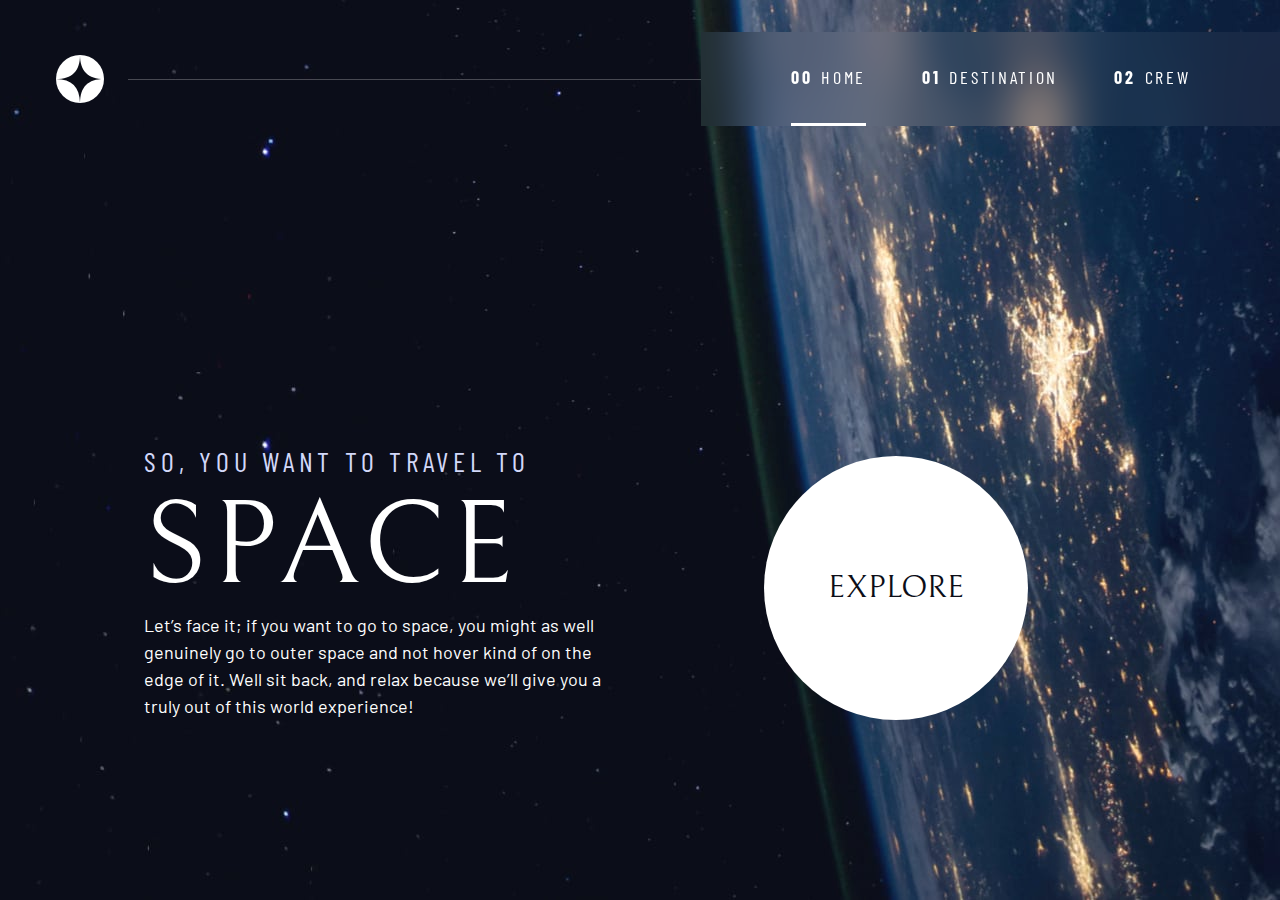
<file: index.html>
<!DOCTYPE html>
<html lang="en">
<head>
  <meta charset="UTF-8">
  <meta name="viewport" content="width=device-width, initial-scale=1.0">
  <link rel="preconnect" href="https://fonts.googleapis.com">
  <link rel="preconnect" href="https://fonts.gstatic.com" crossorigin>
  <link href="https://fonts.googleapis.com/css2?family=Barlow+Condensed:wght@400;700&family=Bellefair&family=Barlow:wght@400;700&display=swap" rel="stylesheet">
  <link rel="icon" type="image/png" sizes="32x32" href="./assets/favicon-32x32.png">
  
  <title>Frontend Mentor | Space tourism website</title>
  <link rel="stylesheet" href="style.css">
</head>


<body class="home">
  <a class="skip-to-content sr-only" href="#main" style="color: white;">Skip to content</a>
  <header class="primary-header flex">
    <div>
      <img src="./assets/shared/logo.svg" alt="space tourism logo" class="logo">
    </div>
    <nav>
      <button class="mobile-nav-toggle" aria-controls="primary-navigation"><span class="sr-only" aria-expanded="false">Menu</span></button>
      <ul id="primary-navigation" data-visible="false" class="primary-navigation underline-indicators flex">
            <li class="active"><a class="ff-sans-cond uppercase text-white letter-spacing-2" href="index.html"><span aria-hidden="true">00</span>Home</a>
            <li><a class="ff-sans-cond uppercase text-white letter-spacing-2" href="destination.html"><span aria-hidden="true">01</span>Destination</a>
            <li><a class="ff-sans-cond uppercase text-white letter-spacing-2" href="crew.html"><span aria-hidden="true">02</span>Crew</a>
            <!--<li><a class="ff-sans-cond uppercase text-white letter-spacing-2" href="technology.html"><span aria-hidden="true">03</span>Technology</a>-->
        </ul>
    </nav>
  </header>
    <main id="main" class="grid-container grid-container--home">
      <div>
        <h1 class="text-accent fs-500 ff-sans-cond uppercase letter-spacing-1">So, you want to travel to
        <span class="d-block fs-900 ff-serif text-white">Space</span></h1>
        
        <p>Let’s face it; if you want to go to space, you might as well genuinely go to 
        outer space and not hover kind of on the edge of it. Well sit back, and relax 
        because we’ll give you a truly out of this world experience! </p>
      </div>
      <div>
        <a href="destination.html" class="large-button uppercase ff-serif  text-dark bg-white">Explore</a>
      </div>
    </main>
  
  <script src="./script.js" defer></script>
</body>
</html>
</file>
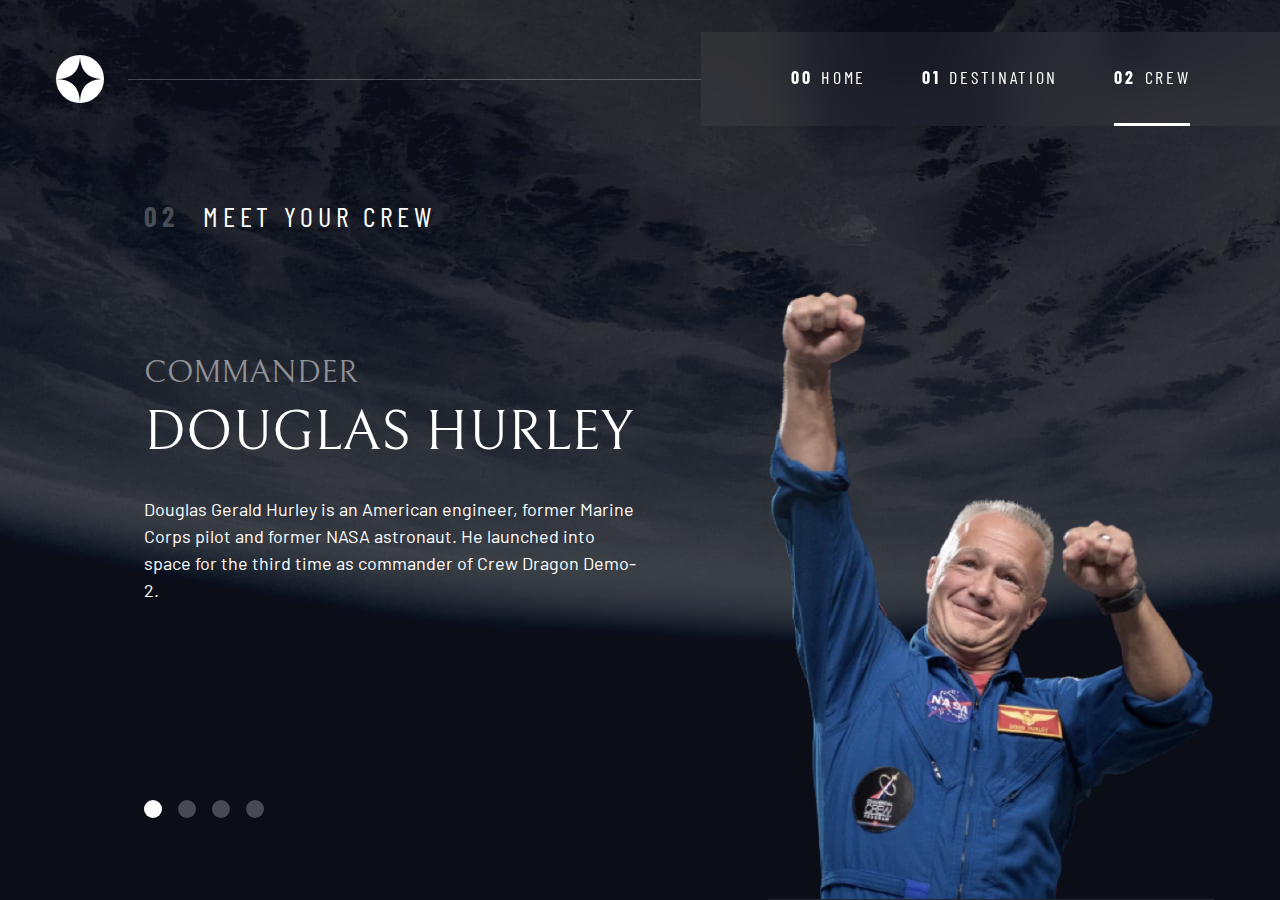
<file: crew.html>
<!DOCTYPE html>
<html lang="en">
<head>
  <meta charset="UTF-8">
  <meta name="viewport" content="width=device-width, initial-scale=1.0">

  <link rel="icon" type="image/png" sizes="32x32" href="./assets/favicon-32x32.png">
  <!-- Google fonts -->
  <link rel="preconnect" href="https://fonts.googleapis.com">
  <link rel="preconnect" href="https://fonts.gstatic.com" crossorigin>
  <link href="https://fonts.googleapis.com/css2?family=Barlow+Condensed:wght@400;700&family=Bellefair&family=Barlow:wght@400;700&display=swap"
      rel="stylesheet">
      
  <!-- Our custom CSS -->
  <link rel="stylesheet" href="style.css">
  <title>Frontend Mentor | Space tourism website</title>
  <script src="script.js" defer></script>
  <script src="tabs.js" defer></script>

</head>

<body class="crew">
  <a class="skip-to-content" href="#main">Skip to content</a>
  <header class="primary-header flex">
    <div>
      <img src="./assets/shared/logo.svg" alt="space tourism logo" class="logo">
    </div>
    <button class="mobile-nav-toggle" aria-controls="primary-navigation"><span class="sr-only" aria-expanded="false">Menu</span></button>
    <nav> 
        <ul id="primary-navigation" data-visible="false" class="primary-navigation underline-indicators flex">
            <li><a class="ff-sans-cond uppercase text-white letter-spacing-2" href="index.html"><span aria-hidden="true">00</span>Home</a>
            <li><a class="ff-sans-cond uppercase text-white letter-spacing-2" href="destination.html"><span aria-hidden="true">01</span>Destination</a>
            <li class="active"><a class="ff-sans-cond uppercase text-white letter-spacing-2" href="crew.html"><span aria-hidden="true">02</span>Crew</a>
            <!--<li><a class="ff-sans-cond uppercase text-white letter-spacing-2" href="technology.html"><span aria-hidden="true">03</span>Technology</a>-->
        </ul>
    </nav>
  </header>
  
  <main id="main" class="grid-container grid-container--crew flow">
    <h1 class="numbered-title"><span aria-hidden="true">02</span> Meet your crew</h1>
    
    <div class="dot-indicators flex" role="tablist" aria-label="crew member list">
      <button aria-selected="true" aria-controls="commander-tab" role="tab" data-image="commander-image" tabindex="0"><span class="sr-only">The commander</span></button>
      <button aria-selected="false" aria-controls="mission-tab" role="tab" data-image="mission-image" tabindex="-1"><span class="sr-only">The mission specialist</span></button>
      <button aria-selected="false" aria-controls="pilot-tab" role="tab" data-image="pilot-image" tabindex="-1"><span class="sr-only">The pilot</span></button>
      <button aria-selected="false" aria-controls="crew-tab" role="tab" data-image="crew-image" tabindex="-1"><span class="sr-only">The crew engineer</span></button>
    </div>
    
    <!-- commander -->
    <article class="crew-details flow" id="commander-tab" role="tabpanel" tabindex="0">
      <header class="flow flow--space-small">
        <h2 class="fs-600 ff-serif uppercase">Commander</h2>
        <p class="fs-700 uppercase ff-serif">Douglas Hurley</p>
      </header>
      <p>Douglas Gerald Hurley is an American engineer, former Marine Corps pilot 
      and former NASA astronaut. He launched into space for the third time as 
      commander of Crew Dragon Demo-2.</p>
    </article> 
    
    <!-- mission specialist -->
    <article hidden class="crew-details flow" id="mission-tab" role="tabpanel" tabindex="0">
      <header class="flow flow--space-small">
        <h2 class="fs-600 ff-serif uppercase">Mission Specialist</h2>
        <p class="fs-700 uppercase ff-serif">Mark SHuttleworth</p>
      </header>
      <p>Mark Richard Shuttleworth is the founder and CEO of Canonical, the company behind
        the Linux-based Ubuntu operating system. Shuttleworth became the first South
        African to travel to space as a space tourist.</p>
    </article> 
    
    <!-- pilot -->
    <article hidden class="crew-details flow" id="pilot-tab" role="tabpanel" tabindex="0">
      <header class="flow flow--space-small">
        <h2 class="fs-600 ff-serif uppercase">Pilot</h2>
        <p class="fs-700 uppercase ff-serif">Victor Glover</p>
      </header>
      <p>Pilot on the first operational flight of the SpaceX Crew Dragon to the
        International Space Station. Glover is a commander in the U.S. Navy where
        he pilots an F/A-18.He was a crew member of Expedition 64, and served as a
        station systems flight engineer.</p>
    </article> 
    
    <!-- engineer -->
    <article hidden class="crew-details flow" id="crew-tab" role="tabpanel" tabindex="0">
      <header class="flow flow--space-small">
        <h2 class="fs-600 ff-serif uppercase">Flight Engineer</h2>
        <p class="fs-700 uppercase ff-serif">Anousheh Ansari</p>
      </header>
      <p>Anousheh Ansari is an Iranian American engineer and co-founder of Prodea Systems.
        Ansari was the fourth self-funded space tourist, the first self-funded woman to
        fly to the ISS, and the first Iranian in space.</p>
    </article> 
    
    
    <picture id="commander-image">
      <source srcset="assets/crew/image-douglas-hurley.webp" type="image/webp">
      <img src="assets/crew/image-douglas-hurley.png" alt="Douglas Hurley">
    </picture>
    <picture hidden id="mission-image">
      <source srcset="assets/crew/image-mark-shuttleworth.webp" type="image/webp">
      <img src="assets/crew/image-mark-shuttleworth.png" alt="Douglas Hurley">
    </picture>
    <picture hidden id="pilot-image">
      <source srcset="assets/crew/image-victor-glover.webp" type="image/webp">
      <img src="assets/crew/image-victor-glover.png" alt="Douglas Hurley">
    </picture>
    <picture hidden id="crew-image">
      <source srcset="assets/crew/image-anousheh-ansari.webp" type="image/webp">
      <img src="assets/crew/image-anousheh-ansari.png" alt="Douglas Hurley">
    </picture>
  </main>
</body>
</html>
</file>
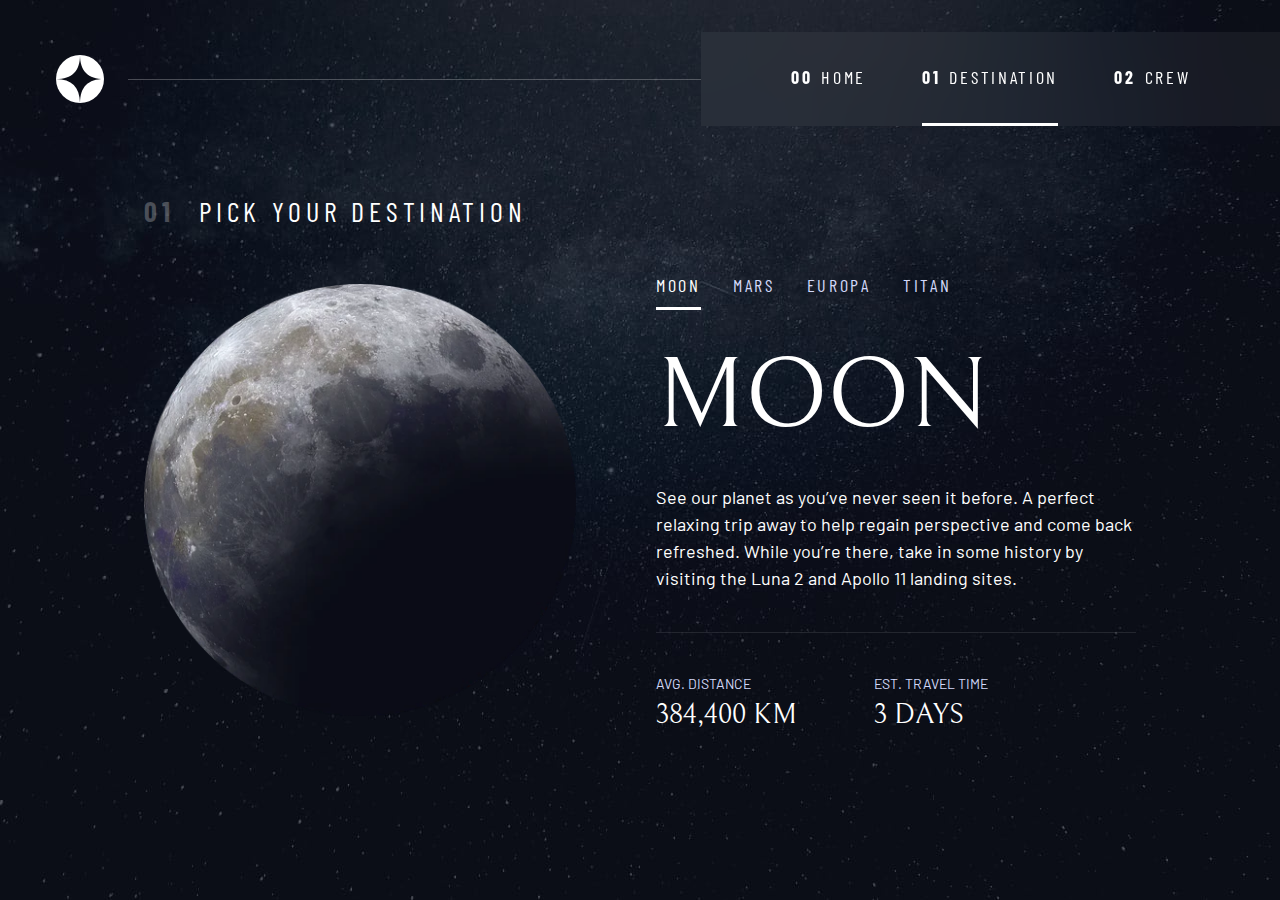
<file: destination.html>
<!DOCTYPE html>
<html lang="en">
<head>
  <meta charset="UTF-8">
  <meta name="viewport" content="width=device-width, initial-scale=1.0">

  <link rel="icon" type="image/png" sizes="32x32" href="./assets/favicon-32x32.png">
  <!-- Google fonts -->
  <link rel="preconnect" href="https://fonts.googleapis.com">
  <link rel="preconnect" href="https://fonts.gstatic.com" crossorigin>
  <link href="https://fonts.googleapis.com/css2?family=Barlow+Condensed:wght@400;700&family=Bellefair&family=Barlow:wght@400;700&display=swap"
      rel="stylesheet">
      
  <!-- Our custom CSS -->
  <link rel="stylesheet" href="style.css">
  <title>Frontend Mentor | Space tourism website</title>
  <script src="script.js" defer></script>
  <script src="tabs.js" defer></script>
</head>

<body class="destination">
  <a class="skip-to-content" href="#main">Skip to content</a>
  <header class="primary-header flex">
    <div>
      <img src="./assets/shared/logo.svg" alt="space tourism logo" class="logo">
    </div>
    <button class="mobile-nav-toggle" aria-controls="primary-navigation"><span class="sr-only" aria-expanded="false">Menu</span></button>
    <nav>
        <ul id="primary-navigation" data-visible="false" class="primary-navigation underline-indicators flex">
            <li><a class="ff-sans-cond uppercase text-white letter-spacing-2" href="index.html"><span aria-hidden="true">00</span>Home</a>
            <li class="active"><a class="ff-sans-cond uppercase text-white letter-spacing-2" href="destination-moon.html"><span aria-hidden="true">01</span>Destination</a>
            <li><a class="ff-sans-cond uppercase text-white letter-spacing-2" href="crew.html"><span aria-hidden="true">02</span>Crew</a>
            <!--<li><a class="ff-sans-cond uppercase text-white letter-spacing-2" href="technology.html"><span aria-hidden="true">03</span>Technology</a>-->

        </ul>
    </nav>
  </header>
  
  <main id="main" class="grid-container grid-container--destination flow">
    <h1 class="numbered-title"><span aria-hidden="true">01</span> Pick your destination</h1>
    
    <picture id="moon-image">
      <source srcset="assets/destination/image-moon.webp" type="image/webp">
      <img src="assets/destination/image-moon.png" alt="the moon">
    </picture>
    <picture hidden id="mars-image">
      <source srcset="assets/destination/image-mars.webp" type="image/webp">
      <img src="assets/destination/image-mars.png" alt="the planet mars">
    </picture>
    <picture hidden id="europa-image">
      <source srcset="assets/destination/image-europa.webp" type="image/webp">
      <img src="assets/destination/image-europa.png" alt="the planet europa">
    </picture>
    <picture hidden id="titan-image">
      <source srcset="assets/destination/image-titan.webp" type="image/webp">
      <img src="assets/destination/image-titan.png" alt="the moon titan">
    </picture>
    
    
    <div class="tab-list underline-indicators flex" role="tablist" aria-label="destination list">
        <button aria-selected="true" role="tab" aria-controls="moon-tab" class="uppercase ff-sans-cond text-accent letter-spacing-2" tabindex="0" data-image="moon-image">Moon</button>
        <button aria-selected="false" role="tab" aria-controls="mars-tab" class="uppercase ff-sans-cond text-accent letter-spacing-2" tabindex="-1" data-image="mars-image">Mars</button>
        <button aria-selected="false" role="tab" aria-controls="europa-tab" class="uppercase ff-sans-cond text-accent letter-spacing-2" tabindex="-1" data-image="europa-image">Europa</button>
        <button aria-selected="false" role="tab" aria-controls="titan-tab" class="uppercase ff-sans-cond text-accent letter-spacing-2" tabindex="-1" data-image="titan-image">Titan</button>
    </div>

    <!-- The moon -->
    <article class="destination-info flow" id="moon-tab" tabindex="0" role="tabpanel">
      <h2 class="fs-800 uppercase ff-serif">Moon</h2>

      <p>See our planet as you’ve never seen it before. A perfect relaxing trip away to help 
      regain perspective and come back refreshed. While you’re there, take in some history 
      by visiting the Luna 2 and Apollo 11 landing sites.</p>
      
      <div class="destination-meta flex">
        <div>
          <h3 class="text-accent fs-200 uppercase">Avg. distance</h3>
          <p class="ff-serif uppercase">384,400 km</p>
        </div>
        <div>
          <h3 class="text-accent fs-200 uppercase">Est. travel time</h3>
          <p class="ff-serif uppercase">3 days</p>
        </div>
      </div>
    </article>
    
    <!-- Mars -->
    <article hidden class="destination-info flow" id="mars-tab" tabindex="0"  role="tabpanel">
      <h2 class="fs-800 uppercase ff-serif">Mars</h2>

      <p>Don’t forget to pack your hiking boots. You’ll need them to tackle Olympus Mons, 
  the tallest planetary mountain in our solar system. It’s two and a half times 
  the size of Everest!</p>
      
      <div class="destination-meta flex">
        <div>
          <h3 class="text-accent fs-200 uppercase">Avg. distance</h3>
          <p class="ff-serif uppercase">225 mil. km</p>
        </div>
        <div>
          <h3 class="text-accent fs-200 uppercase">Est. travel time</h3>
          <p class="ff-serif uppercase">9 months</p>
        </div>
      </div>
    </article>
    
    <!-- Europa -->
    <article hidden class="destination-info flow" id="europa-tab" tabindex="0"  role="tabpanel">
      <h2 class="fs-800 uppercase ff-serif">Europa</h2>

      <p>The smallest of the four Galilean moons orbiting Jupiter, Europa is a 
  winter lover’s dream. With an icy surface, it’s perfect for a bit of 
  ice skating, curling, hockey, or simple relaxation in your snug 
  wintery cabin.</p>
      <div class="destination-meta flex">
        <div>
          <h3 class="text-accent fs-200 uppercase">Avg. distance</h3>
          <p class="ff-serif uppercase">628 mil. km</p>
        </div>
        <div>
          <h3 class="text-accent fs-200 uppercase">Est. travel time</h3>
          <p class="ff-serif uppercase">3 years</p>
        </div>
      </div>
    </article>
    
    <!-- Titan -->
    <article hidden class="destination-info flow" id="titan-tab" tabindex="0"  role="tabpanel">
      <h2 class="fs-800 uppercase ff-serif">Titan</h2>

      <p>The only moon known to have a dense atmosphere other than Earth, Titan 
  is a home away from home (just a few hundred degrees colder!). As a 
  bonus, you get striking views of the Rings of Saturn.</p>
      
      <div class="destination-meta flex">
        <div>
          <h3 class="text-accent fs-200 uppercase">Avg. distance</h3>
          <p class="ff-serif uppercase">1.6 bil. km</p>
        </div>
        <div>
          <h3 class="text-accent fs-200 uppercase">Est. travel time</h3>
          <p class="ff-serif uppercase">7 years</p>
        </div>
      </div>
    </article>
  </main>
  


  
</body>
</html>
</file>
<file: style.css>
:root {
    /* colors */
    --clr-dark: 230 35% 7%;
    --clr-light: 231 77% 90%;
    --clr-white: 0 0% 100%;
    
    /* font-sizes */
    --fs-900: clamp(5rem, 8vw + 1rem, 9.375rem);
    --fs-800: 3.5rem;
    --fs-700: 1.5rem;
    --fs-600: 1rem;
    --fs-500: 1rem;
    --fs-400: 0.9375rem;
    --fs-300: 1rem;
    --fs-200: 0.875rem;
    
    /* font-families */
    --ff-serif: "Bellefair", serif;
    --ff-sans-cond: "Barlow Condensed", sans-serif;
    --ff-sans-normal: "Barlow", sans-serif;
}

@media (min-width: 35em) {
    :root {
        --fs-800: 5rem;
        --fs-700: 2.5rem;
        --fs-600: 1.5rem;
        --fs-500: 1.25rem;
        --fs-400: 1rem;
    }
}

@media (min-width: 45em) {
    :root {
        /* font-sizes */
        --fs-800: 6.25rem;
        --fs-700: 3.5rem;
        --fs-600: 2rem;
        --fs-500: 1.75rem;
        --fs-400: 1.125rem;
    }
}


/* ------------------- */
/* Reset               */
/* ------------------- */

/* https://piccalil.li/blog/a-modern-css-reset/ */

/* Box sizing */
*,
*::before,
*::after {
    box-sizing: border-box;
}

/* Reset margins */
body,
h1,
h2,
h3,
h4,
h5,
p,
figure,
picture {
    margin: 0; 
}

h1,
h2,
h3,
h4,
h5,
h6,
p {
    font-weight: 400;
}

/* set up the body */
body {
    font-family: var(--ff-sans-normal);
    font-size: var(--fs-400);
    color: hsl( var(--clr-white) );
    background-color: hsl( var(--clr-dark) );
    line-height: 1.5;
    min-height: 100vh;
    
    display: grid;
    grid-template-rows: min-content 1fr;
    
    overflow-x: hidden;
}

/* make images easier to work with */
img,
picutre {
    max-width: 100%;
    display: block;
}

/* make form elements easier to work with */
input,
button,
textarea,
select {
    font: inherit;
}

/* remove animations for people who've turned them off */
@media (prefers-reduced-motion: reduce) {  
  *,
  *::before,
  *::after {
    animation-duration: 0.01ms !important;
    animation-iteration-count: 1 !important;
    transition-duration: 0.01ms !important;
    scroll-behavior: auto !important;
  }
}


/* ------------------- */
/* Utility classes     */
/* ------------------- */

/* general */

.flex {
    display: flex;
    gap: var(--gap, 1rem);
}

.grid {
    display: grid;
    gap: var(--gap, 1rem);
}

.d-block {
    display: block;
}

.flow > *:where(:not(:first-child)) {
    margin-top: var(--flow-space, 1rem);
}

.flow--space-small {
    --flow-space: .75rem;
}

.container {
    padding-inline: 2em;
    margin-inline: auto;
    max-width: 80rem;
}

.sr-only {
  position: absolute; 
  width: 1px;
  height: 1px;
  padding: 0;
  margin: -1px; 
  overflow: hidden;
  clip: rect(0, 0, 0, 0);
  white-space: nowrap; /* added line */
  border: 0;
}

.skip-to-content {
    position: absolute;
    z-index: 9999;
    background: hsl( var(--clr-white) );
    color: hsl( var(--clr-dark) ); 
    padding: .5em 1em;
    margin-inline: auto;
    transform: translateY(-100%);
    transition: transform 250ms ease-in;
}

.skip-to-content:focus {
    transform: translateY(0);
}

/* colors */

.bg-dark { background-color: hsl( var(--clr-dark) );}
.bg-accent { background-color: hsl( var(--clr-light) );}
.bg-white { background-color: hsl( var(--clr-white) );}

.text-dark { color: hsl( var(--clr-dark) );}
.text-accent { color: hsl( var(--clr-light) );}
.text-white { color: hsl( var(--clr-white) );}

/* typography */

.ff-serif { font-family: var(--ff-serif); } 
.ff-sans-cond { font-family: var(--ff-sans-cond); } 
.ff-sans-normal { font-family: var(--ff-sans-normal); } 

.letter-spacing-1 { letter-spacing: 4.75px; } 
.letter-spacing-2 { letter-spacing: 2.7px; } 
.letter-spacing-3 { letter-spacing: 2.35px; } 

.uppercase { text-transform: uppercase; }

.fs-900 { font-size: var(--fs-900); }
.fs-800 { font-size: var(--fs-800); }
.fs-700 { font-size: var(--fs-700); }
.fs-600 { font-size: var(--fs-600); }
.fs-500 { font-size: var(--fs-500); }
.fs-400 { font-size: var(--fs-400); }
.fs-300 { font-size: var(--fs-300); }
.fs-200 { font-size: var(--fs-200); }

.fs-900,
.fs-800,
.fs-700,
.fs-600 {
    line-height: 1.1;
}

.numbered-title {
    font-family: var(--ff-sans-cond);
    font-size: var(--fs-500);
    text-transform: uppercase;
    letter-spacing: 4.72px; 
}

.numbered-title span {
    margin-right: .5em;
    font-weight: 700;
    color: hsl( var(--clr-white) / .25);
}


/* ------------------- */
/* Compontents         */
/* ------------------- */

.large-button {
    font-size: 2rem;
    position: relative;
    z-index: 1;
    display: inline-grid;
    place-items: center;
    padding: 0 2em;
    border-radius: 50%;
    aspect-ratio: 1;
    text-decoration: none;
}

.large-button::after {
    content: '';
    position: absolute;
    z-index: -1;
    width: 100%;
    height: 100%;
    background: hsl( var(--clr-white) / .1);
    border-radius: 50%;
    opacity: 0;
    transition: opacity 500ms linear, transform 750ms ease-in-out;
}
 
.large-button:hover::after,
.large-button:focus::after {
    opacity: 1;
    transform: scale(1.5);
}

/* primary-header */

.logo {
    margin: 1.5rem clamp(1.5rem, 5vw, 3.5rem);
}

.primary-header {
    justify-content: space-between;
    align-items: center;
}

.primary-navigation {
    --gap: clamp(1.5rem, 5vw, 3.5rem);
    --underline-gap: 2rem;
    list-style: none;
    padding: 0;
    margin: 0;
    background: hsl( var(--clr-white) / 0.05);
    backdrop-filter: blur(1.5rem);
}

.primary-navigation a {
    text-decoration: none;
}

.primary-navigation a > span {
    font-weight: 700;
    margin-right: .5em;
}

.mobile-nav-toggle {
    display: none;
}

@media (max-width: 35rem) {
    .primary-navigation {
        --underline-gap: .5rem;
        position: fixed;
        z-index: 1000;
        inset: 0 0 0 30%;
        list-style: none;
        padding: min(20rem, 15vh) 2rem;
        margin: 0;
        flex-direction: column;
        transform: translateX(100%);
        transition: transform 500ms ease-in-out;
    }
    
    .primary-navigation[data-visible="true"] {
        transform: translateX(0);
    }
    
    .primary-navigation.underline-indicators > .active {
       border: 0;
    }
    
    .mobile-nav-toggle {
        display: block;
        position: absolute;
        z-index: 2000;
        right: 1rem;
        top: 2rem;
        background: transparent;
        background-image: url(./assets/shared/icon-hamburger.svg);
        background-repeat: no-repeat;
        background-position: center;
        width: 1.5rem;
        aspect-ratio: 1;
        border: 0;
    }
    
    .mobile-nav-toggle[aria-expanded="true"] {
        background-image: url(./assets/shared/icon-close.svg);
    }
    
    .mobile-nav-toggle:focus-visible {
        outline: 5px solid white;
        outline-offset: 5px;
    }
    
}

@media (min-width: 35em) {
    .primary-navigation {
        padding-inline: clamp(3rem, 7vw, 7rem);
    }
}

@media (min-width: 35em) and (max-width: 44.999em) {
    .primary-navigation a > span {
        display: none;
    }
}

@media (min-width: 45em) {
    
     .primary-header::after {
         content: '';
         display: block;
         position: relative;
         height: 1px;
         width: 100%;
         margin-right: -2.5rem;
         background: hsl( var(--clr-white) / .25);
         order: 1;
     }
     
    nav {
        order: 2;
    }
    
    .primary-navigation {
        margin-block: 2rem;
    }
    
   
}


.underline-indicators > * {
    cursor: pointer;
    padding: var(--underline-gap, .5rem) 0;
    border: 0;
    border-bottom: .2rem solid hsl( var(--clr-white) / 0 );
    background-color: transparent;
}

.underline-indicators > *:hover,
.underline-indicators > *:focus {
    border-color: hsl( var(--clr-white) / .5);
}

.underline-indicators > .active,
.underline-indicators > [aria-selected="true"] {
    color: hsl( var(--clr-white) / 1);
    border-color: hsl( var(--clr-white) / 1); 
}

.tab-list {
    --gap: 2rem;
}

.dot-indicators > * {
    cursor: pointer;
    border: 0;
    border-radius: 50%;
    padding: .5em;
    background-color: hsl( var(--clr-white) / .25);
}
 
.dot-indicators > *:hover,
.dot-indicators > *:focus { 
    background-color: hsl( var(--clr-white) / .5);
}

.dot-indicators > [aria-selected="true"] {
    background-color: hsl( var(--clr-white) / 1); 
}


/* ----------------------------- */
/* Page specific background      */
/* ----------------------------- */
body {
    background-size: cover;
    background-position: bottom center;
}
/* home */
.home {
    background-image: url(./assets/home/background-home-mobile.jpg);
}

@media (min-width: 35rem) {
    .home {
        background-position: center center;
        background-image: url(./assets/home/background-home-tablet.jpg);
    }
}

@media (min-width: 45rem) {
    .home {
        background-image: url(./assets/home/background-home-desktop.jpg);
    }
} 

/* destination */
.destination {
    background-image: url(./assets/destination/background-destination-mobile.jpg);
}

@media (min-width: 35rem) {
    .destination {
        background-position: center center;
        background-image: url(./assets/destination/background-destination-tablet.jpg);
    }
}

@media (min-width: 45rem) {
    .destination {
        background-image: url(./assets/destination/background-destination-desktop.jpg);
    }
} 

/* crew */
.crew {
    background-image: url(./assets/home/background-crew-mobile.jpg);
}

@media (min-width: 35rem) {
    .crew {
        background-position: center center;
        background-image: url(./assets/crew/background-crew-tablet.jpg);
    }
}

@media (min-width: 45rem) {
    .crew {
        background-image: url(./assets/crew/background-crew-desktop.jpg);
    }
} 

/* ----------------------------- */
/* Layout                        */
/* ----------------------------- */


.grid-container {
    text-align: center;
    display: grid;
    place-items: center;
    padding-inline: 1rem;
    padding-bottom: 4rem;
}

.grid-container p:not([class]) {
    max-width: 50ch;
}

.numbered-title {
    grid-area: title;
}

/* destination layout */

.grid-container--destination {
    --flow-space: 2rem;
    grid-template-areas: 
        'title'
        'image'
        'tabs'
        'content';
}

.grid-container--destination > picture {
    grid-area: image;
    max-width: 60%;
}

.grid-container--destination > .tab-list {
    grid-area: tabs;
}

.grid-container--destination > .destination-info {
    grid-area: content;
}

.destination-meta {
    flex-direction: column;
    border-top: 1px solid hsl( var(--clr-white) / .1);
    padding-top: 2.5rem;
    margin-top: 2.5rem;
}

.destination-meta p {
    font-size: 1.75rem;
}

/* crew layout */

.grid-container--crew {
    --flow-space: 2rem;
    grid-template-areas: 
        'title'
        'image'
        'tabs'
        'content';
}

.grid-container--crew > picture {
    grid-area: image;
    max-width: 60%;
    align-self: start;
    border-bottom: 1px solid hsl( var(--clr-white) / .1);
}

.grid-container--crew > .dot-indicators {
    grid-area: tabs;
}

.grid-container--crew > .crew-details {
    grid-area: content;
}

.crew-details h2 {
    color: hsl( var(--clr-white) / .5);
}

@media (min-width: 35em) {
    .numbered-title {
        justify-self: start;
        margin-top: 2rem;
    }
    
    .destination-meta {
        flex-direction: row;
        justify-content: space-evenly;
    }
    
    .grid-container--crew {
        padding-bottom: 0;
        grid-template-areas: 
            'title'
            'content'
            'tabs'
            'image';
    }
    
    
}

@media (min-width: 45em) {
    .grid-container {
        text-align: left;
        column-gap: var(--container-gap, 2rem);
        grid-template-columns: minmax(1rem, 1fr) repeat(2, minmax(0, 30rem)) minmax(1rem, 1fr);
    }
    
    .grid-container--home {
        padding-bottom: max(6rem, 20vh);
        align-items: end;
    }
    
    .grid-container--home > *:first-child {
        grid-column: 2;
    }

    .grid-container--home > *:last-child {
        grid-column: 3;
    }
    
    .grid-container--destination {
        justify-items: start;
        align-content: start;
        grid-template-areas: 
            '. title title .'
            '. image tabs .'
            '. image content .';
    }
    
    .grid-container--destination > picture{
        max-width: 90%;
    }
     
    .destination-meta {
        --gap: min(6vw, 6rem);
        justify-content: start;
    }
    
    .grid-container--crew {
        grid-template-columns: minmax(1rem, 1fr) minmax(0, 37rem) minmax(0, 23rem) minmax(1rem, 1fr);
        justify-items: start;
        grid-template-areas: 
            '. title title .'
            '. content image .'
            '. tabs image .';
    }
    
  
   
    
     .grid-container--crew > picture {
        grid-column: span 2;
        align-self: end;
        max-width: 90%;
    } 

}
</file>
